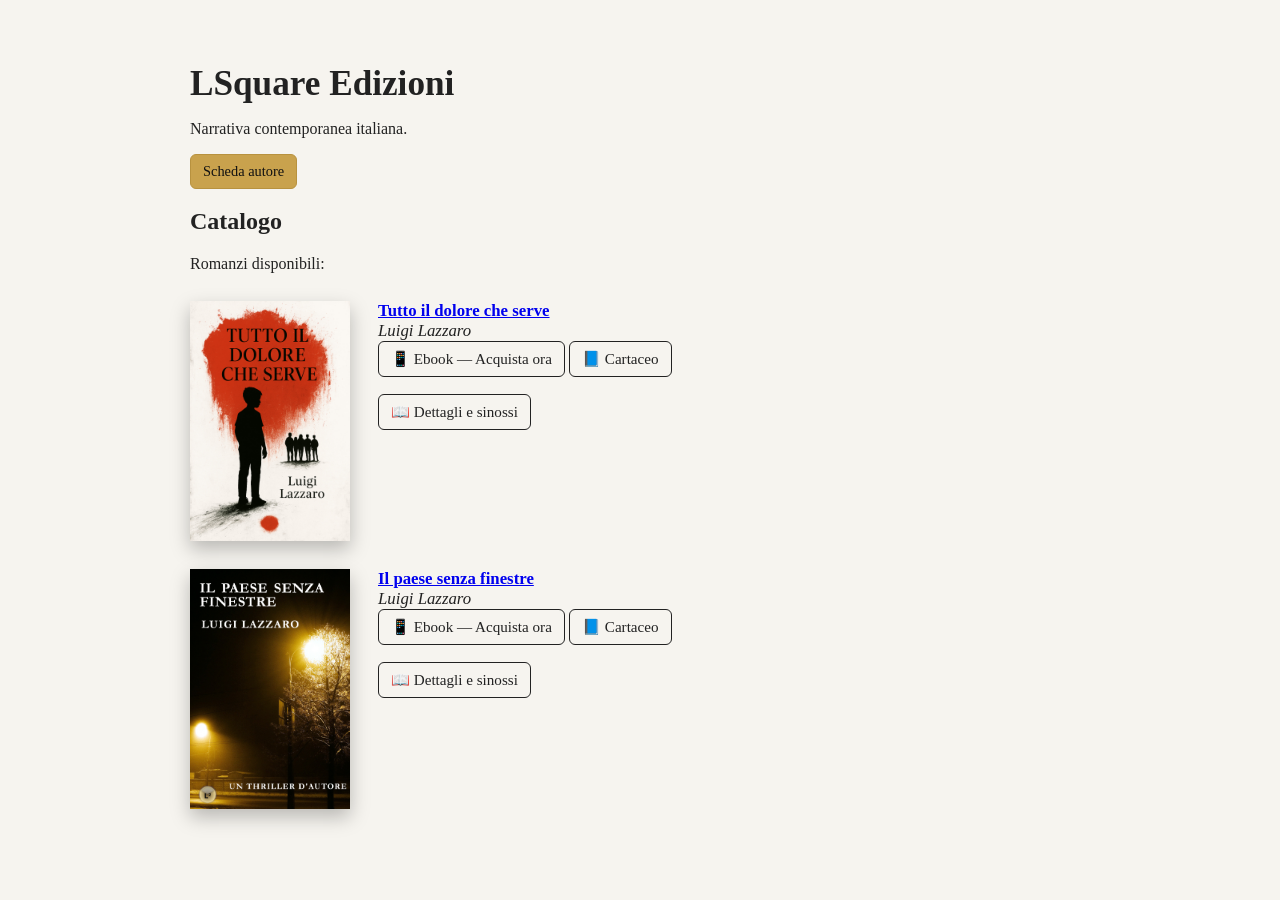
<file: index.html>
<!doctype html>
<html lang="it">
<head>
  <meta charset="utf-8" />
  <meta name="viewport" content="width=device-width, initial-scale=1" />
  <title>LSquare Edizioni</title>
  <link rel="stylesheet" href="/css/style.css?v=7" />
</head>

<body>
  <div class="container">

    <h1>LSquare Edizioni</h1>
    <p>Narrativa contemporanea italiana.</p>

   <p>
 <a class="buy-btn author-btn" href="/autore/">Scheda autore</a>
</p>

    <h2>Catalogo</h2>
  <p style="margin-top:0.5rem;">Romanzi disponibili:</p> 

    <!-- QUI CONTINUA IL CATALOGO (libri ecc.) -->
   <!-- TUTTO IL DOLORE CHE SERVE -->
<div class="catalog-item">
  <a href="/TuttoIlDoloreCheServe/">
    <img class="catalog-cover"
         src="/images/tutto-il-dolore-che-serve-cover.jpg"
         alt="Tutto il dolore che serve" />
  </a>

  <div class="catalog-text">
    <a href="/TuttoIlDoloreCheServe/">
      <strong>Tutto il dolore che serve</strong>
    </a><br />
    <em>Luigi Lazzaro</em>

    <div class="buy-group">
      <a class="buy-btn"
         href="https://books2read.com/tutto-il-dolore-che-serve"
         target="_blank" rel="noopener">
        📱 Ebook — Acquista ora
      </a>

      <a class="buy-btn paper"
         href="https://www.libreriauniversitaria.it/tutto-dolore-serve-lazzaro-luigi/libro/9791298588240"
         target="_blank" rel="noopener">
        📘 Cartaceo
      </a>
    </div>

    <p>
      <a class="buy-btn" href="/TuttoIlDoloreCheServe/">📖 Dettagli e sinossi</a>
    </p>
  </div>
</div>

<!-- IL PAESE SENZA FINESTRE -->
<div class="catalog-item">
  <a href="/il-paese-senza-finestre/">
    <img class="catalog-cover"
         src="/images/il-paese-senza-finestre-cover.jpg"
         alt="Il paese senza finestre" />
  </a>

  <div class="catalog-text">
    <a href="/il-paese-senza-finestre/">
      <strong>Il paese senza finestre</strong>
    </a><br />
    <em>Luigi Lazzaro</em>

    <div class="buy-group">
      <a class="buy-btn"
         href="https://books2read.com/il-paese-senza-finestre"
         target="_blank" rel="noopener">
        📱 Ebook — Acquista ora
      </a>

      <a class="buy-btn paper"
         href="https://www.libreriauniversitaria.it/paese-senza-finestre-lazzaro-luigi/libro/9791298588226"
         target="_blank" rel="noopener">
        📘 Cartaceo
      </a>
    </div>

    <p>
      <a class="buy-btn" href="/il-paese-senza-finestre/">📖 Dettagli e sinossi</a>
    </p>
  </div>
</div>

  </div>
</body>
</html>
</file>
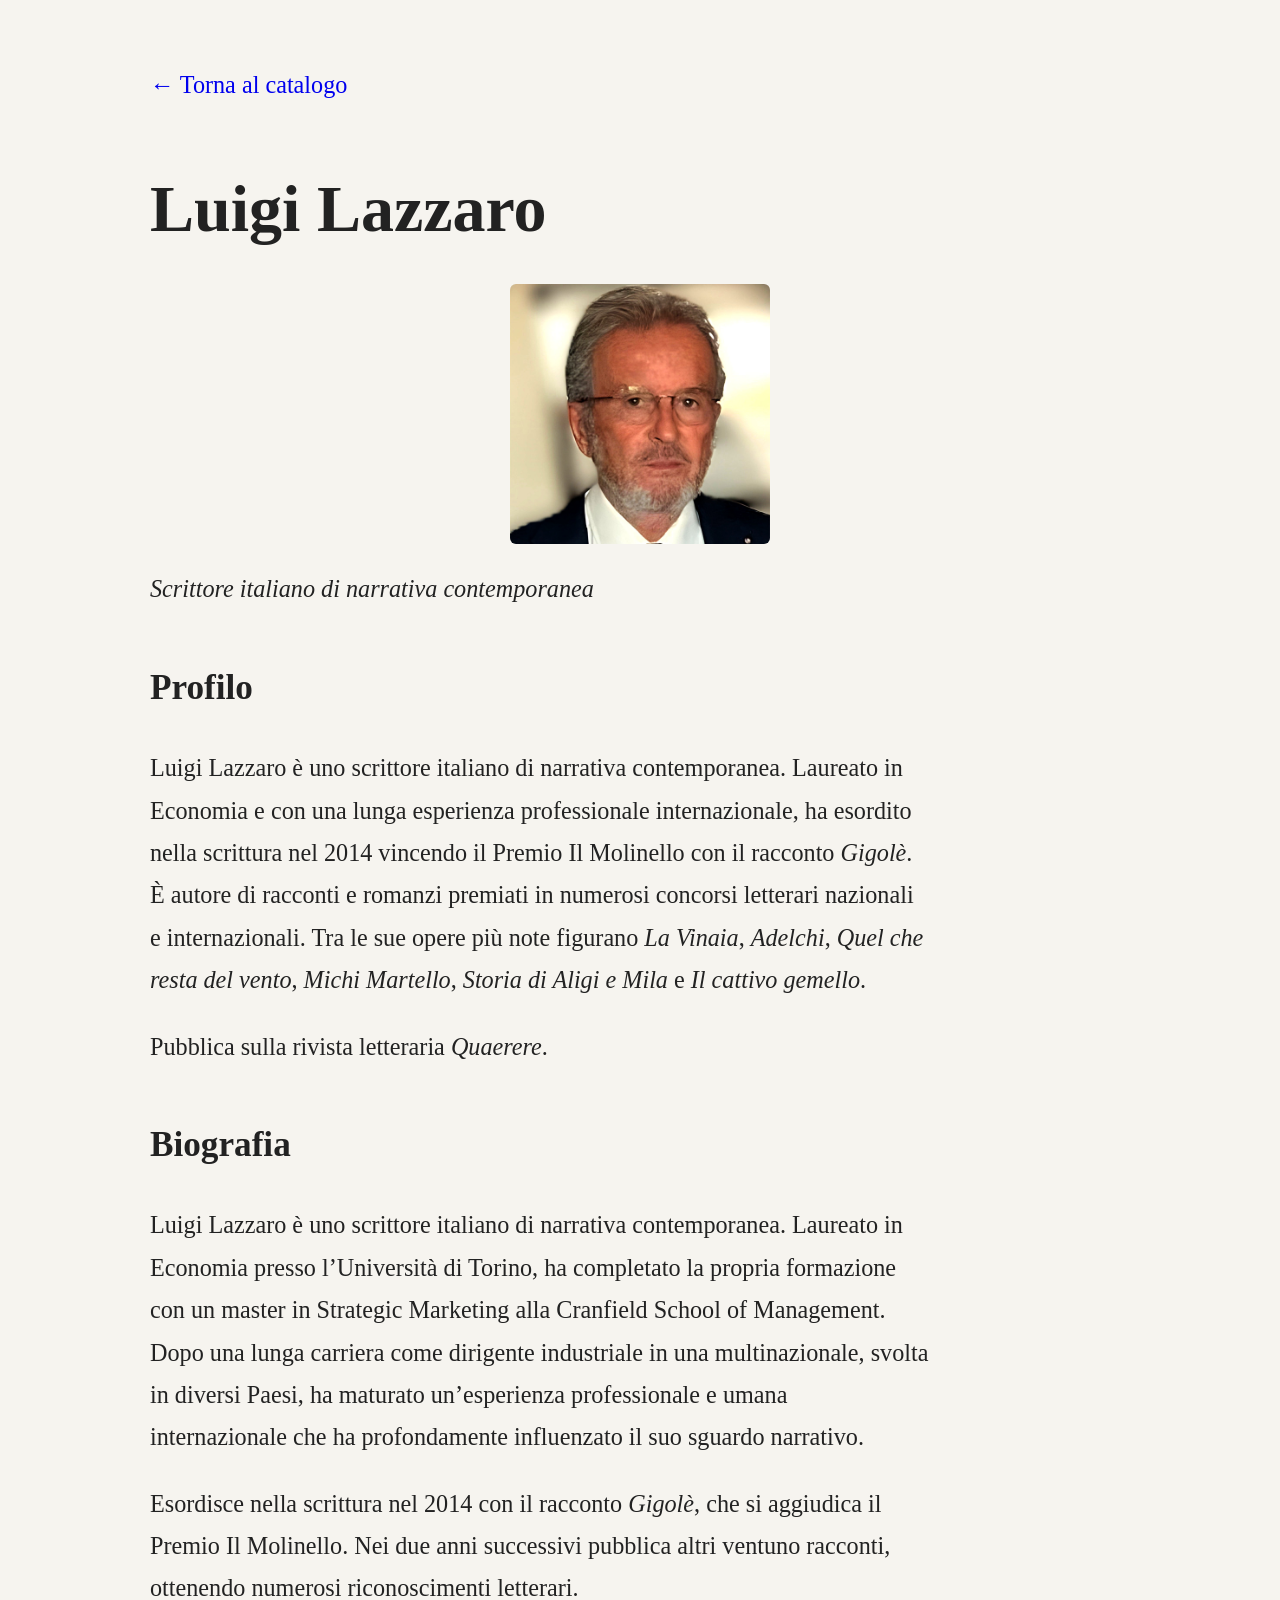
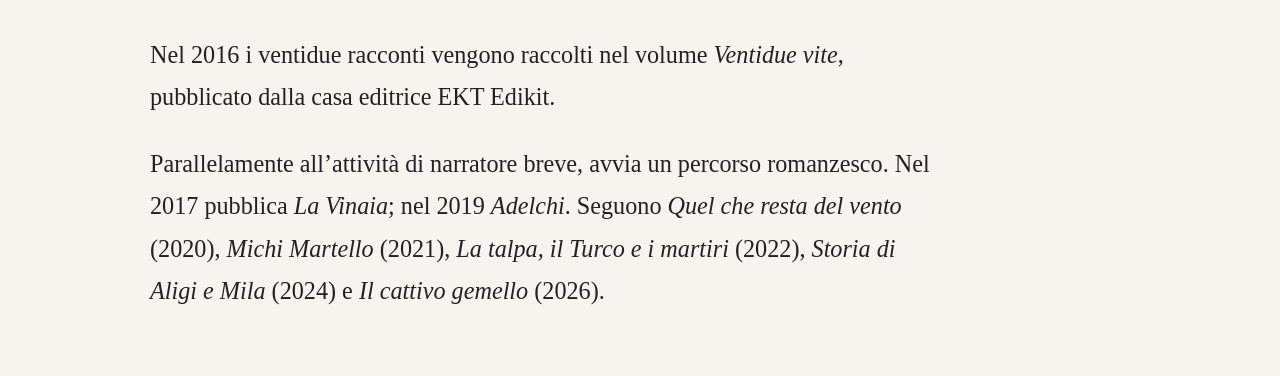
<file: autore/index.html>
<!doctype html>
<html lang="it">
<head>
  <meta charset="utf-8" />
  <meta name="viewport" content="width=device-width, initial-scale=2" />
  <title>Luigi Lazzaro — Autore</title>

  <!-- CSS principale del sito -->
 <link rel="stylesheet" href="/css/style.css?v=7" />
 <link rel="stylesheet" href="/css/autore-mobile.css">
  
</head>

<body>

 <div class="container autore-page">

    <p><a href="/" style="text-decoration:none;">← Torna al catalogo</a></p>

    <!-- INTESTAZIONE -->
    <h1>Luigi Lazzaro</h1>
    <img
  src="/images/luigi-lazzaro-ritratto-ufficiale.jpg.jpg"
  alt="Luigi Lazzaro"
  class="author-photo"
/>
    <p><em>Scrittore italiano di narrativa contemporanea</em></p>
  

    <!-- BIO BREVE -->
    <h2>Profilo</h2>
    <p>
      Luigi Lazzaro è uno scrittore italiano di narrativa contemporanea.
      Laureato in Economia e con una lunga esperienza professionale internazionale,
      ha esordito nella scrittura nel 2014 vincendo il Premio Il Molinello con il racconto
      <em>Gigolè</em>. È autore di racconti e romanzi premiati in numerosi concorsi letterari
      nazionali e internazionali. Tra le sue opere più note figurano
      <em>La Vinaia</em>, <em>Adelchi</em>, <em>Quel che resta del vento</em>,
      <em>Michi Martello</em>, <em>Storia di Aligi e Mila</em> e
      <em>Il cattivo gemello</em>.
    </p>
    <p>Pubblica sulla rivista letteraria <em>Quaerere</em>.</p>

    <!-- BIO LUNGA -->
    <h2>Biografia</h2>

    <p>
      Luigi Lazzaro è uno scrittore italiano di narrativa contemporanea.
      Laureato in Economia presso l’Università di Torino, ha completato la propria
      formazione con un master in Strategic Marketing alla Cranfield School of Management.
      Dopo una lunga carriera come dirigente industriale in una multinazionale,
      svolta in diversi Paesi, ha maturato un’esperienza professionale e umana
      internazionale che ha profondamente influenzato il suo sguardo narrativo.
    </p>

    <p>
      Esordisce nella scrittura nel 2014 con il racconto <em>Gigolè</em>,
      che si aggiudica il Premio Il Molinello. Nei due anni successivi pubblica
      altri ventuno racconti, ottenendo numerosi riconoscimenti letterari.
    </p>

    <p>
      Nel 2016 i ventidue racconti vengono raccolti nel volume
      <em>Ventidue vite</em>, pubblicato dalla casa editrice EKT Edikit.
    </p>

    <p>
      Parallelamente all’attività di narratore breve, avvia un percorso romanzesco.
      Nel 2017 pubblica <em>La Vinaia</em>; nel 2019 <em>Adelchi</em>.
      Seguono <em>Quel che resta del vento</em> (2020),
      <em>Michi Martello</em> (2021),
      <em>La talpa, il Turco e i martiri</em> (2022),
      <em>Storia di Aligi e Mila</em> (2024) e
      <em>Il cattivo gemello</em> (2026).
    </p>

  </div>

</body>
</html>
</file>
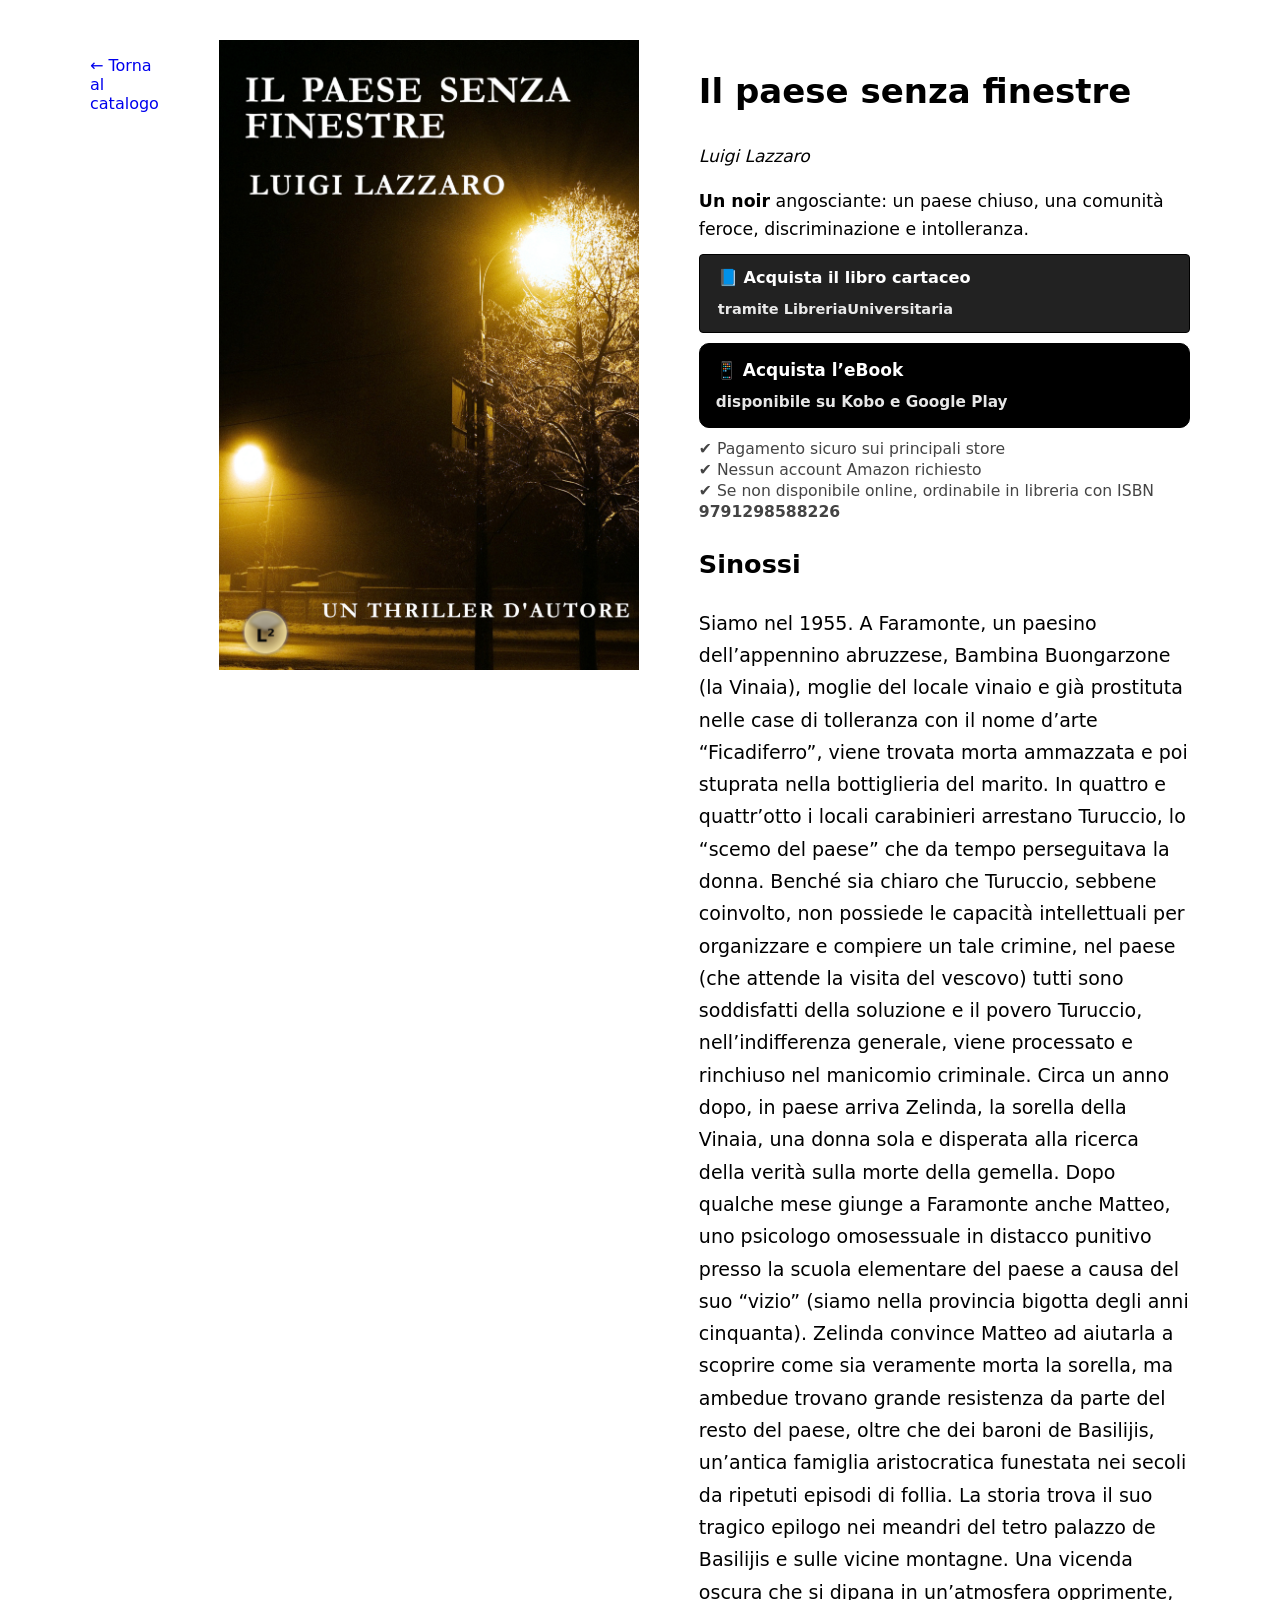
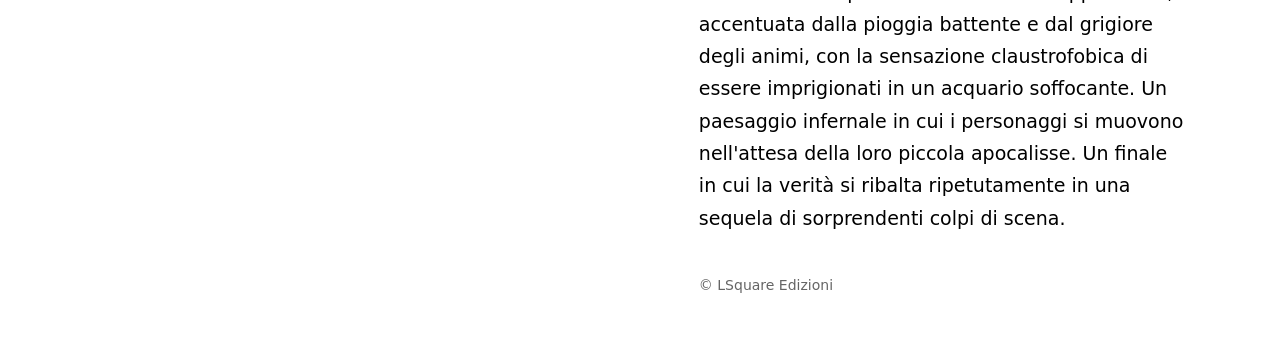
<file: il-paese-senza-finestre/index.html>
<!doctype html>
<html lang="it">
<head>
  <meta charset="utf-8" />
  <meta name="viewport" content="width=device-width, initial-scale=1" />
  <title>Il paese senza finestre — Luigi Lazzaro</title>
<!-- <link rel="stylesheet" href="/css/style.css" /> -->
<link rel="stylesheet" href="/assets/css/book.css?v=4" /> 
</head>
 
  <body class="book">
  <div class="container">

    <p><a href="/" style="text-decoration:none;">← Torna al catalogo</a></p>

    <img class="cover" src="/images/il-paese-senza-finestre-cover.jpg" alt="Il paese senza finestre" />

    <div class="book-content">
      <h1>Il paese senza finestre</h1>
      <p><em>Luigi Lazzaro</em></p>

  <div class="buy-block" style="margin: 16px 0 18px;">

  <p style="margin: 0 0 10px; font-size: 1.02em;">
    <strong>Un noir</strong> angosciante:
    un paese chiuso, una comunità feroce, discriminazione e intolleranza.
  </p>

  <a class="buy-btn paper"
     href="https://www.libreriauniversitaria.it/paese-senza-finestre-lazzaro-luigi/libro/9791298588226"
     target="_blank" rel="noopener"
     style="display:block; margin: 10px 0;">
    📘 Acquista il libro cartaceo
    <span style="display:block; font-size:0.9em; opacity:0.9; margin-top:6px;">
      tramite LibreriaUniversitaria
    </span>
  </a>

  <a class="buy-btn"
     href="https://books2read.com/il-paese-senza-finestre"
     target="_blank" rel="noopener"
     style="display:block; margin: 10px 0;">
    📱 Acquista l’eBook
    <span style="display:block; font-size:0.9em; opacity:0.9; margin-top:6px;">
      disponibile su Kobo e Google Play
    </span>
  </a>

  <div style="margin-top:10px; font-size:0.92em; line-height:1.35; color:#444;">
    ✔️ Pagamento sicuro sui principali store<br>
    ✔️ Nessun account Amazon richiesto<br>
    ✔️ Se non disponibile online, ordinabile in libreria con ISBN <strong>9791298588226</strong>
  </div>

</div>
      <h2>Sinossi</h2>

      <p class="sinossi">
        Siamo nel 1955.
        A Faramonte, un paesino dell’appennino abruzzese, Bambina Buongarzone (la Vinaia), moglie del locale vinaio e già prostituta nelle case di tolleranza con il nome d’arte “Ficadiferro”, viene trovata morta ammazzata e poi stuprata nella bottiglieria del marito. In quattro e quattr’otto i locali carabinieri arrestano Turuccio, lo “scemo del paese” che da tempo perseguitava la donna.
        Benché sia chiaro che Turuccio, sebbene coinvolto, non possiede le capacità intellettuali per organizzare e compiere un tale crimine, nel paese (che attende la visita del vescovo) tutti sono soddisfatti della soluzione e il povero Turuccio, nell’indifferenza generale, viene processato e rinchiuso nel manicomio criminale.
        Circa un anno dopo, in paese arriva Zelinda, la sorella della Vinaia, una donna sola e disperata alla ricerca della verità sulla morte della gemella.
        Dopo qualche mese giunge a Faramonte anche Matteo, uno psicologo omosessuale in distacco punitivo presso la scuola elementare del paese a causa del suo “vizio” (siamo nella provincia bigotta degli anni cinquanta).
        Zelinda convince Matteo ad aiutarla a scoprire come sia veramente morta la sorella, ma ambedue trovano grande resistenza da parte del resto del paese, oltre che dei baroni de Basilijis, un’antica famiglia aristocratica funestata nei secoli da ripetuti episodi di follia.
        La storia trova il suo tragico epilogo nei meandri del tetro palazzo de Basilijis e sulle vicine montagne.
        Una vicenda oscura che si dipana in un’atmosfera opprimente, accentuata dalla pioggia battente e dal grigiore degli animi, con la sensazione claustrofobica di essere imprigionati in un acquario soffocante.
        Un paesaggio infernale in cui i personaggi si muovono nell'attesa della loro piccola apocalisse.
        Un finale in cui la verità si ribalta ripetutamente in una sequela di sorprendenti colpi di scena.
      </p>

      <div class="footer">© LSquare Edizioni</div>
    </div>

  </div>
  </body>
</html>
</file>
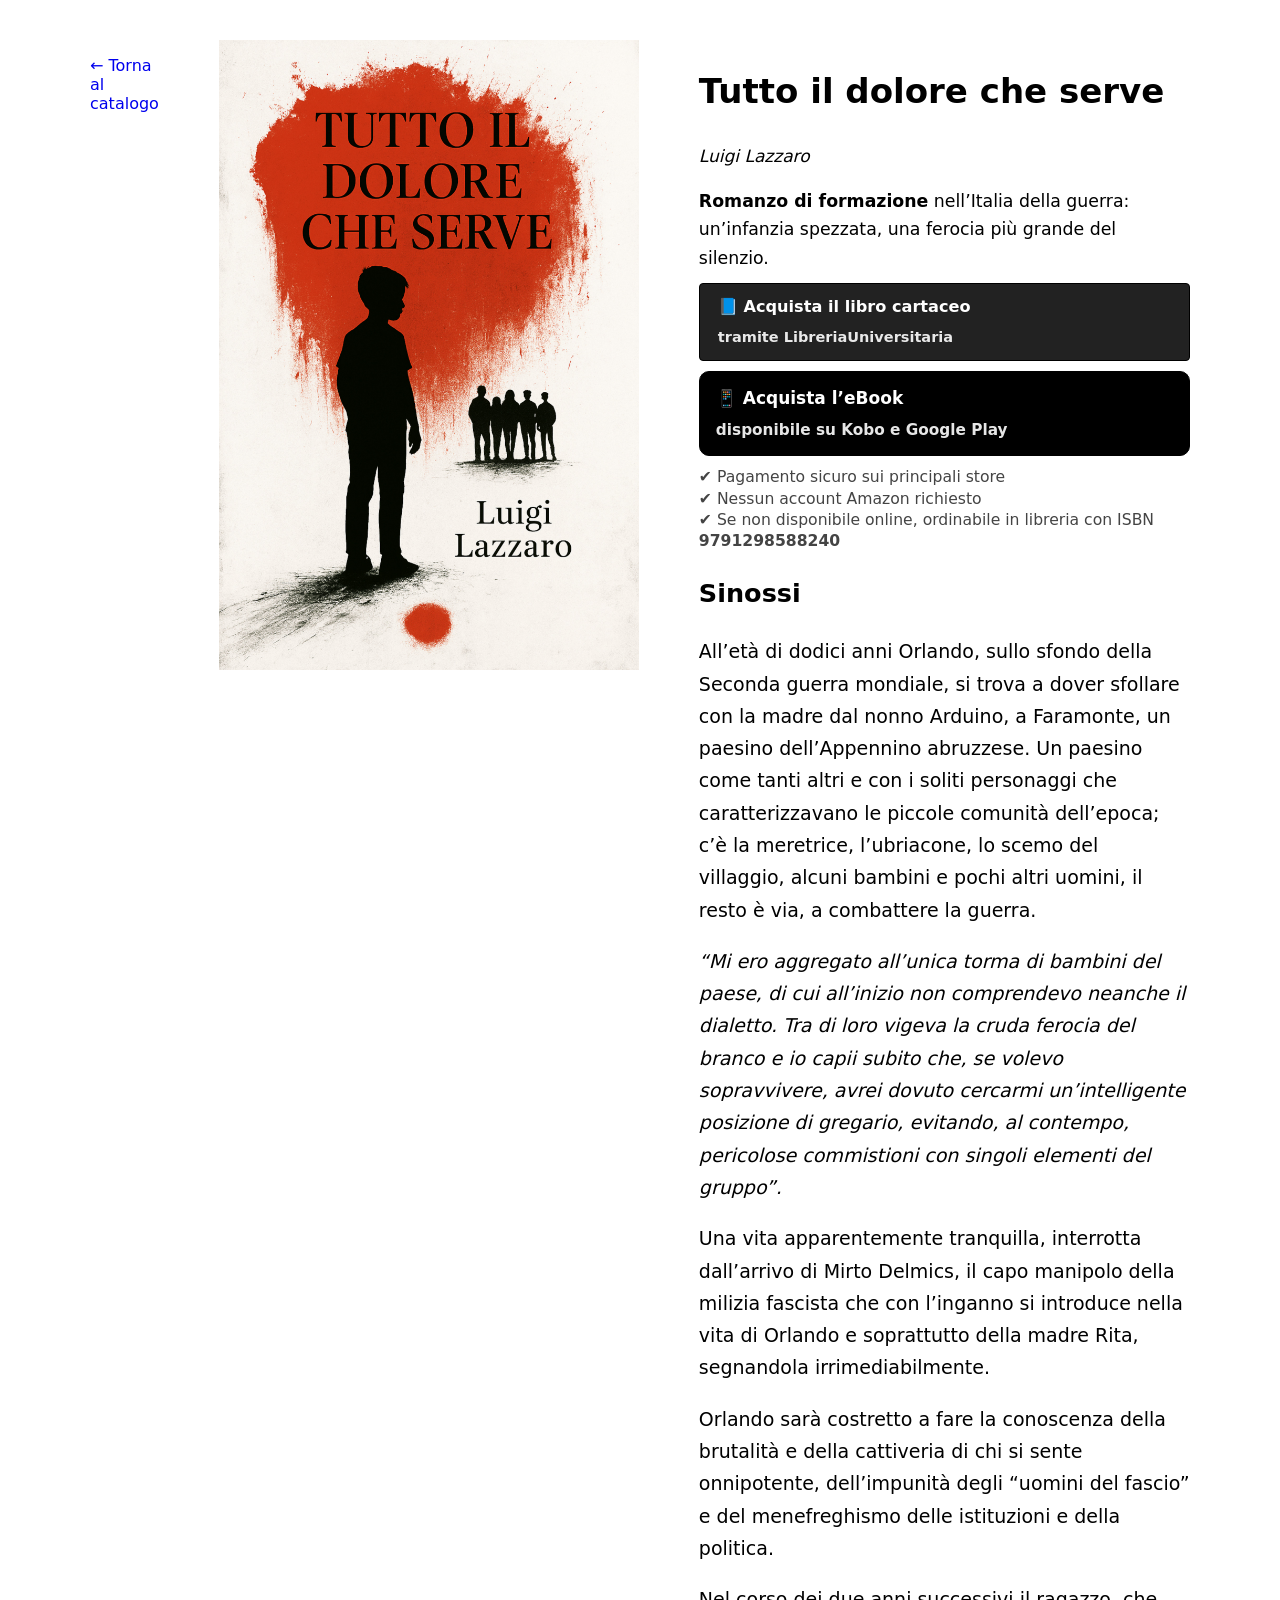
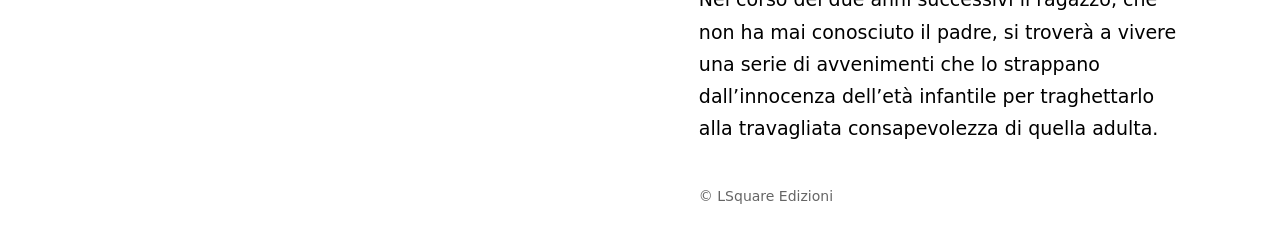
<file: TuttoIlDoloreCheServe/index.html>
<!doctype html>
<html lang="it">
<head>
  <meta charset="utf-8" />
  <meta name="viewport" content="width=device-width, initial-scale=1" />
  <title>Tutto il dolore che serve — Luigi Lazzaro</title>
  <!-- <link rel="stylesheet" href="/css/style.css" /> -->
  <link rel="stylesheet" href="/assets/css/book.css?v=4" />
</head>
<body class="book">
  <div class="container">

      <p><a href="/" style="text-decoration:none;">← Torna al catalogo</a></p>

    <img class="cover" src="/images/tutto-il-dolore-che-serve-cover.jpg" alt="Copertina: Tutto il dolore che serve" />

    <div class="book-content">
      <h1>Tutto il dolore che serve</h1>
      <p><em>Luigi Lazzaro</em></p>
       <!-- PULSANTI ACQUISTO (pagina libro) -->
  
      <div class="buy-block" style="margin: 16px 0 18px;">

  <p style="margin: 0 0 10px; font-size: 1.02em;">
    <strong>Romanzo di formazione</strong> nell’Italia della guerra: un’infanzia spezzata, una ferocia più grande del silenzio.
  </p>

  <a class="buy-btn paper"
     href="https://www.libreriauniversitaria.it/tutto-dolore-serve-lazzaro-luigi/libro/9791298588240"
     target="_blank" rel="noopener"
     style="display:block; margin: 10px 0;">
    📘 Acquista il libro cartaceo
    <span style="display:block; font-size:0.9em; opacity:0.9; margin-top:6px;">
      tramite LibreriaUniversitaria
    </span>
  </a>

  <a class="buy-btn"
     href="https://books2read.com/tutto-il-dolore-che-serve"
     target="_blank" rel="noopener"
     style="display:block; margin: 10px 0;">
    📱 Acquista l’eBook
    <span style="display:block; font-size:0.9em; opacity:0.9; margin-top:6px;">
      disponibile su Kobo e Google Play
    </span>
  </a>

  <div style="margin-top:10px; font-size:0.92em; line-height:1.35; color:#444;">
    ✔️ Pagamento sicuro sui principali store<br>
    ✔️ Nessun account Amazon richiesto<br>
    ✔️ Se non disponibile online, ordinabile in libreria con ISBN <strong>9791298588240</strong>
  </div>

</div>

      <h2>Sinossi</h2>

      <p class="sinossi">
        All’età di dodici anni Orlando, sullo sfondo della Seconda guerra mondiale, si trova a dover sfollare con la madre dal nonno Arduino, a Faramonte, un paesino dell’Appennino abruzzese. Un paesino come tanti altri e con i soliti personaggi che caratterizzavano le piccole comunità dell’epoca; c’è la meretrice, l’ubriacone, lo scemo del villaggio, alcuni bambini e pochi altri uomini, il resto è via, a combattere la guerra.
      </p>

      <p class="sinossi">
        <em>“Mi ero aggregato all’unica torma di bambini del paese, di cui all’inizio non comprendevo neanche il dialetto. Tra di loro vigeva la cruda ferocia del branco e io capii subito che, se volevo sopravvivere, avrei dovuto cercarmi un’intelligente posizione di gregario, evitando, al contempo, pericolose commistioni con singoli elementi del gruppo”.</em>
      </p>

      <p class="sinossi">
        Una vita apparentemente tranquilla, interrotta dall’arrivo di Mirto Delmics, il capo manipolo della milizia fascista che con l’inganno si introduce nella vita di Orlando e soprattutto della madre Rita, segnandola irrimediabilmente.
      </p>

      <p class="sinossi">
        Orlando sarà costretto a fare la conoscenza della brutalità e della cattiveria di chi si sente onnipotente, dell’impunità degli “uomini del fascio” e del menefreghismo delle istituzioni e della politica.
      </p>

      <p class="sinossi">
        Nel corso dei due anni successivi il ragazzo, che non ha mai conosciuto il padre, si troverà a vivere una serie di avvenimenti che lo strappano dall’innocenza dell’età infantile per traghettarlo alla travagliata consapevolezza di quella adulta.
      </p>

      <div class="footer">© LSquare Edizioni</div>
    </div>

  </div>
</body>
</html>
</file>
<file: css/style.css>
body {
  margin: 0;
  font-family: Georgia, "Times New Roman", serif;
  background-color: #f6f4ef;
  color: #222;
}

.container {
  max-width: 900px;
  margin: 0 auto;
  padding: 40px 20px;
}

.cover {
  max-width: 360px;
  width: 100%;
  margin: 0 auto 30px;
  display: block;
  box-shadow: 0 10px 25px rgba(0,0,0,0.25);
}

h1 {
  font-size: 2.2em;
  margin-bottom: 0.4em;
}

.author {
  font-style: italic;
  margin-bottom: 1.5em;
}

.synopsis {
  line-height: 1.6;
  font-size: 1.05em;
}

.footer {
  margin-top: 50px;
  font-size: 0.85em;
  color: #666;
}
.cover-thumb{
  max-width: 180px;
  width: 100%;
  display: block;
  margin: 12px 0 24px;
  box-shadow: 0 8px 18px rgba(0,0,0,0.20);
}
.catalog-item{
  display: flex;
  align-items: flex-start;
  gap: 20px;
  margin: 30px 0;
}

.catalog-cover{
  max-width: 160px;
  width: 100%;
  box-shadow: 0 8px 18px rgba(0,0,0,0.25);
}

.catalog-text{
  font-size: 1.05em;
}
.buy-buttons{
  margin-top: 12px;
  display: flex;
  gap: 10px;
  flex-wrap: wrap;
}

.buy-btn{
  padding: 6px 12px;
  font-size: 0.9em;
  text-decoration: none;
  border-radius: 4px;
  border: 1px solid #333;
  color: #333;
}

.buy-btn:hover{
  background-color: #333;
  color: #fff;
}

.buy-btn.amazon{ }
.buy-btn.kobo{ }
.buy-btn.google{ }
.buy-buttons{
  margin-top: 10px;
  display: flex;
  gap: 10px;
  flex-wrap: wrap;
}

.buy-btn{
  display: inline-block;
  padding: 8px 12px;
  font-size: 0.9em;
  text-decoration: none;
  border-radius: 6px;
  border: 1px solid #222;
  color: #222;
  background: transparent;
}
/* ====== SOLO PAGINE LIBRO ====== */
body.book .buy-buttons{
  display: flex;
  justify-content: center;
  gap: 18px;
  flex-wrap: wrap;
  margin: 22px 0 14px;
}

body.book .buy-btn{
  display: inline-block;
  padding: 14px 26px;
  border-radius: 999px;
  border: 1px solid #222;
  text-decoration: none;
  font-size: 1em;
}

body.book .buy-btn:first-child{
  background: #111;
  color: #fff;
}

body.book .buy-btn:not(:first-child){
  background: transparent;
  color: #111;
}

body.book .container p{
  font-size: 1.02em;
  line-height: 1.65;
}
/* ====== FORCE: BOTTONI ACQUISTO TUTTI NERI (OVERRIDE) ====== */
body.book .buy-buttons a.buy-btn{
  background: #111 !important;
  color: #fff !important;
  border: 1px solid #111 !important;
  padding: 14px 28px !important;
  border-radius: 999px !important;
  text-decoration: none !important;
}

body.book .buy-buttons a.buy-btn:hover{
  background: #000 !important;
  border-color: #000 !important;
}

.buy-btn:hover{
  background: #222;
  color: #fff;
}
/* ====== FORCE ASSOLUTO: TUTTI I BOTTONI ACQUISTO ====== */
body.book .buy-buttons a{
  background: #111 !important;
  color: #fff !important;
  border: 1px solid #111 !important;
  padding: 14px 28px !important;
  border-radius: 999px !important;
  text-decoration: none !important;
  font-size: 1em !important;
}
/* ====== OVERRIDE TOTALE BOTTONI ACQUISTO (TUTTI, ANCHE IL SECONDO) ====== */
body.book .buy-buttons a.buy-btn,
body.book .buy-buttons a.buy-btn:not(:first-child),
body.book .buy-buttons a.buy-btn + a.buy-btn{
  background: #111 !important;
  color: #fff !important;
  border: 1px solid #111 !important;
}

body.book .buy-buttons a.buy-btn:hover{
  background: #000 !important;
  border-color: #000 !important;
}

body.book .buy-buttons a:hover{
  background: #000 !important;
  border-color: #000 !important;
}
/* Catalogo: layout stabile (no colonne fantasma) */
.catalog-item{
  display:flex;
  align-items:flex-start;
  gap: 28px;
  margin: 28px 0;
}

.catalog-cover{
  width: 190px;
  height: auto;
  display:block;
}

.catalog-text{
  flex:1;
  min-width: 0;
  column-count: 1 !important;
  column-gap: normal !important;
}

.catalog-text h4{
  margin: 12px 0 8px;
}

.buy-buttons{
  display:flex;
  gap: 12px;
  flex-wrap: wrap;
}

.catalog-item a{
  break-inside: avoid;
}

/* Pagina autore */
.author-photo {
  display: block;
  max-width: 260px;
  width: 100%;
  height: auto;
  margin: 20px auto 30px auto;
  border-radius: 4px;
}

/* Pagina autore */
.autore-page {
  font-size: 18px;
  line-height: 1.65;
}

.autore-page p {
  max-width: 720px;
}

/* ====== OVERRIDE SOLO PAGINA AUTORE (font più grande) ====== */
.container.autore-page{
  font-size: 24px;
  line-height: 1.75;
}

.container.autore-page p,
.container.autore-page li{
  font-size: 1em;
  line-height: inherit;
  max-width: 760px;
}

/* ====== Bottone Scheda Autore (catalogo) ====== */
.catalog-autore-btn .buy-btn,
.container > p .buy-btn[href="/autore/"] {
  background-color: #c9a24d;   /* oro */
  color: #111;
  border: 1px solid #b8923f;
}

.catalog-autore-btn .buy-btn:hover,
.container > p .buy-btn[href="/autore/"]:hover {
  background-color: #a8842f;   /* oro scuro */
  color: #fff;
  border-color: #a8842f;
}

/* ===== Bottone Scheda Autore (oro, stabile) ===== */
a.buy-btn.author-btn{
  background-color: #c9a24d !important;
  color: #111 !important;
  border: 1px solid #b8923f !important;
}

a.buy-btn.author-btn:hover{
  background-color: #a8842f !important;
  color: #fff !important;
  border-color: #a8842f !important;
}
</file>
<file: css/autore-mobile.css>
/* ===== Pagina autore (solo qui) ===== */
.container.autore-page{
  font-size: 22px !important;
  line-height: 1.75 !important;
  max-width: 980px;
}

.container.autore-page p{
  font-size: 1.1em !important;
  line-height: 1.75 !important;
  max-width: 780px;
} 
.container.autore-page h1{
  font-size: 3em;
  margin-bottom: 0.25em;
}

.container.autore-page h2{
  font-size: 1.6em;
  margin-top: 1.3em;
}

.container.autore-page .author-photo{
  display: block;
  width: min(380px, 100%);
  height: auto;
  margin: 18px auto 24px;
  border-radius: 6px;
}

/* ===== Micro-ottimizzazione mobile ===== */
@media (max-width: 640px){

  .container.autore-page{
    font-size: 20px;
    line-height: 1.7;
  }

  .container.autore-page .author-photo{
    width: 90%;
    max-width: 320px;
  }

  .container.autore-page h1{
    font-size: 2.4em;
  }
}

/* Evita che iOS/Facebook ingrandisca i font “a sorpresa” */
html{
  -webkit-text-size-adjust: 100%;
  text-size-adjust: 100%;
}

/* MOBILE: riduci tutto SOLO nella pagina autore */
@media (max-width: 700px){
  .container.autore-page{
    font-size: 18px;      /* invece di 24px */
    line-height: 1.65;
  }

  .container.autore-page h1{
    font-size: 2.2em;     /* invece di 3em */
  }

  .container.autore-page h2{
    font-size: 1.35em;
  }

  .container.autore-page .author-photo{
    width: min(260px, 90vw);
  }
}
</file>
<file: assets/css/book.css>
/* LSquare – CSS master */ body{ margin:0; font-family: system-ui, -apple-system, Segoe UI, Roboto, Arial, sans-serif; } .container{ max-width:1100px; margin:0 auto; padding:40px 20px; } /* immagini */ .cover{ max-width:420px; width:100%; height:auto; margin-bottom:24px; } .catalog-cover{ display:block; max-width:220px; height:auto; } /* bottoni (un solo stile) */ .btn, .buy-btn{ display:inline-block; padding:12px 16px; border-radius:10px; text-decoration:none; font-weight:700; background:#000; color:#fff; border:1px solid #000; } .btn:hover, .buy-btn:hover{opacity:.9;} .btn:visited, .buy-btn:visited{color:#fff;} .buy-buttons{ display:flex; gap:12px; flex-wrap:wrap; margin:16px 0 32px; } .footer{ margin-top:40px; font-size:14px; opacity:.6; } /* layout desktop */ @media (min-width:900px){ .container{ display:flex; gap:60px; align-items:flex-start; } .book-content{ max-width:600px; } } /* miglior leggibilità sinossi */
.book-content{
  font-size: 17px;
  line-height: 1.65;
}

.book-content p{
  margin-bottom: 1em;
}
 .book-content .sinossi{
  font-size: 18px;
  line-height: 1.7;
}
/* FORCE SINOSSI SIZE – override finale */
.book-content .sinossi{
  font-size: 19px;
  line-height: 1.7;
}
.book .buy-buttons .buy-btn {
  display: inline-block !important;
}
 .buy-group {
  display: flex;
  flex-direction: column;
  gap: 12px;
  margin: 20px 0;
}

.buy-btn.paper {
  background: #222;
  color: #fff;
  padding: 10px 18px;
  text-decoration: none;
  border-radius: 4px;
  font-size: 0.95em;
}

.buy-btn.paper:hover {
  background: #444;
}

.buy-btn.disabled {
  background: #bbb;
  color: #666;
  cursor: not-allowed;
  pointer-events: none;
}

.fallback {
  font-size: 0.9em;
  color: #555;
  margin-top: 10px;
}
</file>
